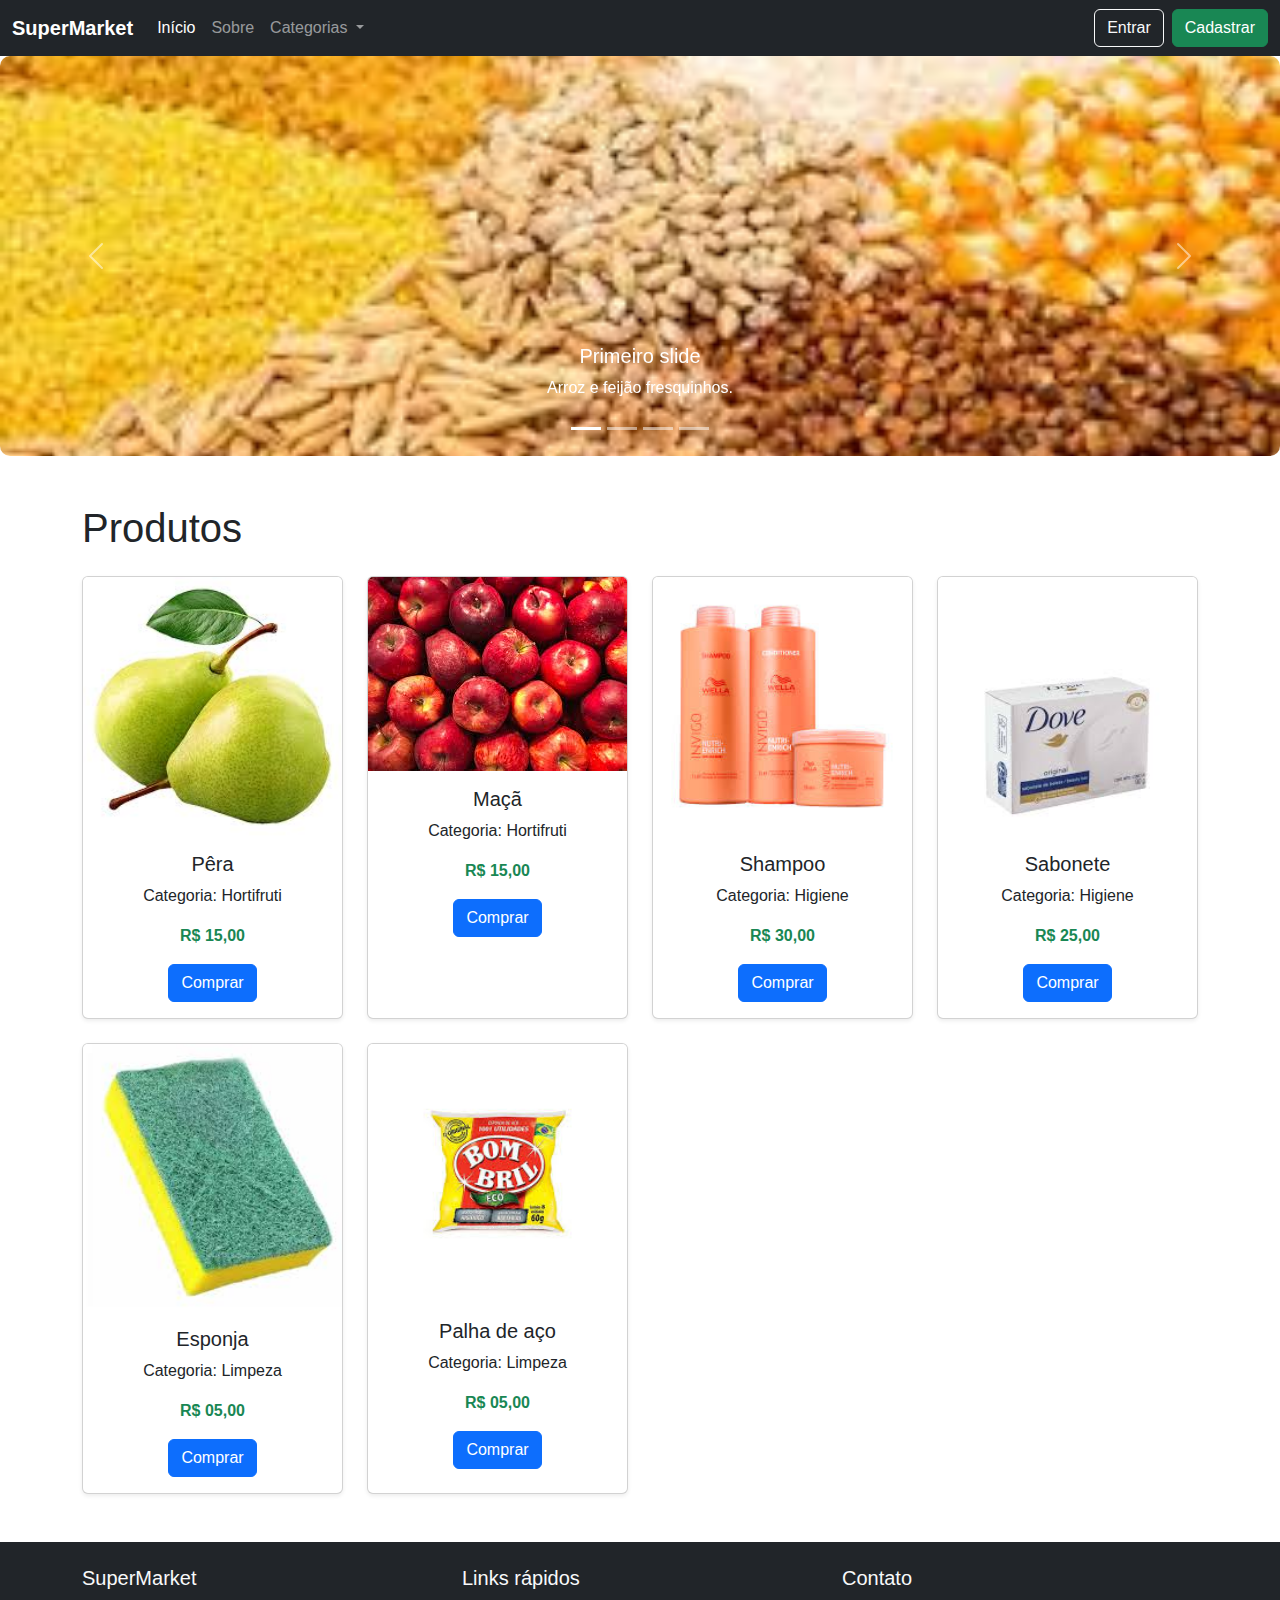
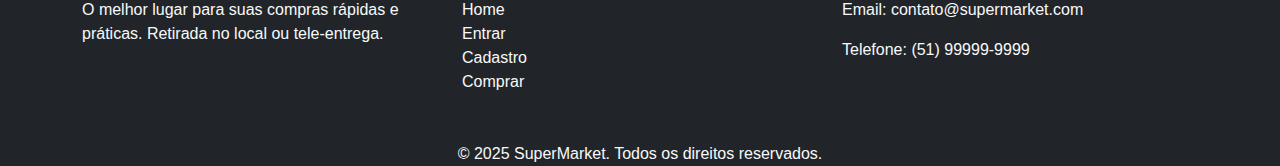
<file: index.html>
<!DOCTYPE html>
<html lang="en">
<head>
  <meta charset="UTF-8">
  <meta name="viewport" content="width=device-width, initial-scale=1.0">
  <title>SuperMarket</title>
  <link rel="stylesheet" href="style.css">
  <link href="https://cdn.jsdelivr.net/npm/bootstrap@5.3.0-alpha2/dist/css/bootstrap.min.css" rel="stylesheet">
</head>
<body>
<nav class="navbar navbar-expand-lg navbar-dark bg-dark">
  <div class="container-fluid">
    <a class="navbar-brand fw-bold" href="#">SuperMarket</a>
    
    <button class="navbar-toggler" type="button" data-bs-toggle="collapse" data-bs-target="#navbarNavDropdown" aria-controls="navbarNavDropdown" aria-expanded="false" aria-label="Toggle navigation">
      <span class="navbar-toggler-icon"></span>
    </button>

    <div class="collapse navbar-collapse" id="navbarNavDropdown">
      <ul class="navbar-nav me-auto mb-2 mb-lg-0">
        <li class="nav-item">
          <a class="nav-link active" aria-current="page" href="#">Início</a>
        </li>
        <li class="nav-item">
          <a class="nav-link" href="#">Sobre</a>
        </li>
        <li class="nav-item dropdown">
          <a class="nav-link dropdown-toggle" href="#" role="button" data-bs-toggle="dropdown" aria-expanded="false">
            Categorias
          </a>
          <ul class="dropdown-menu">
            <li><a class="dropdown-item" href="#">Alimentos</a></li>
            <li><a class="dropdown-item" href="#">Higiene</a></li>
            <li><a class="dropdown-item" href="#">Limpeza</a></li>
          </ul>
        </li>
      </ul>
      <div class="d-flex">
        <button class="btn btn-outline-light me-2" onclick="abrirLogin()">Entrar</button>
        <button class="btn btn-success" onclick="abrirCadastro()">Cadastrar</button>
      </div>
    </div>
  </div>
</nav>

<!-- Carrossel -->
<div id="carouselExampleCaptions" class="carousel slide">
  <div class="carousel-indicators">
    <button type="button" data-bs-target="#carouselExampleCaptions" data-bs-slide-to="0" class="active"></button>
    <button type="button" data-bs-target="#carouselExampleCaptions" data-bs-slide-to="1"></button>
    <button type="button" data-bs-target="#carouselExampleCaptions" data-bs-slide-to="2"></button>
    <button type="button" data-bs-target="#carouselExampleCaptions" data-bs-slide-to="3"></button>
  </div>
  <div class="carousel-inner">
    <div class="carousel-item active">
      <img src="./images/arroz-feijao.jfif" class="d-block w-100" alt="Arroz e Feijão">
      <div class="carousel-caption d-none d-md-block">
        <h5>Primeiro slide</h5>
        <p>Arroz e feijão fresquinhos.</p>
      </div>
    </div>
    <div class="carousel-item">
      <img src="./images/frutas.jfif" class="d-block w-100" alt="Frutas">
      <div class="carousel-caption d-none d-md-block">
        <h5>Segundo slide</h5>
        <p>Frutas selecionadas.</p>
      </div>
    </div>
    <div class="carousel-item">
      <img src="./images/limpeza.jfif" class="d-block w-100" alt="Limpeza">
      <div class="carousel-caption d-none d-md-block">
        <h5>Terceiro slide</h5>
        <p>Produtos de limpeza.</p>
      </div>
    </div>
    <div class="carousel-item">
      <img src="./images/higiene.png" class="d-block w-100" alt="Higiene">
      <div class="carousel-caption d-none d-md-block">
        <h5>Quarto slide</h5>
        <p>Produtos de higiene pessoal.</p>
      </div>
    </div>
  </div>
  <button class="carousel-control-prev" type="button" data-bs-target="#carouselExampleCaptions" data-bs-slide="prev">
    <span class="carousel-control-prev-icon"></span>
    <span class="visually-hidden">Anterior</span>
  </button>
  <button class="carousel-control-next" type="button" data-bs-target="#carouselExampleCaptions" data-bs-slide="next">
    <span class="carousel-control-next-icon"></span>
    <span class="visually-hidden">Próximo</span>
  </button>
</div>

<!-- Produtos -->
<div class="container my-5">
  <h1 class="mb-4">Produtos</h1>
  <div class="row g-4">
    <!-- Produto 1 -->
    <div class="col-12 col-sm-6 col-md-4 col-lg-3">
      <div class="card h-100 shadow-sm">
        <img src="images/PERA.jfif" class="card-img-top" alt="Pêra">
        <div class="card-body text-center">
          <h5 class="card-title">Pêra</h5>
          <p class="card-text">Categoria: Hortifruti</p>
          <p class="text-success fw-bold">R$ 15,00</p>
          <a href="compra.html" class="btn btn-primary">Comprar</a>
        </div>
      </div>
    </div>
    <!-- Produto 2 -->
    <div class="col-12 col-sm-6 col-md-4 col-lg-3">
      <div class="card h-100 shadow-sm">
        <img src="images/MACA.jfif" class="card-img-top" alt="Maçã">
        <div class="card-body text-center">
          <h5 class="card-title">Maçã</h5>
          <p class="card-text">Categoria: Hortifruti</p>
          <p class="text-success fw-bold">R$ 15,00</p>
          <a href="compra.html" class="btn btn-primary">Comprar</a>
        </div>
      </div>
    </div>
    <!-- Produto 3 -->
    <div class="col-12 col-sm-6 col-md-4 col-lg-3">
      <div class="card h-100 shadow-sm">
        <img src="images/SHAMPOO.jfif" class="card-img-top" alt="Shampoo">
        <div class="card-body text-center">
          <h5 class="card-title">Shampoo</h5>
          <p class="card-text">Categoria: Higiene</p>
          <p class="text-success fw-bold">R$ 30,00</p>
          <a href="compra.html" class="btn btn-primary">Comprar</a>
        </div>
      </div>
    </div>
    <!-- Produto 4 -->
    <div class="col-12 col-sm-6 col-md-4 col-lg-3">
      <div class="card h-100 shadow-sm">
        <img src="images/SABONETE.jfif" class="card-img-top" alt="Sabonete">
        <div class="card-body text-center">
          <h5 class="card-title">Sabonete</h5>
          <p class="card-text">Categoria: Higiene</p>
          <p class="text-success fw-bold">R$ 25,00</p>
          <a href="compra.html" class="btn btn-primary">Comprar</a>
        </div>
      </div>
    </div>
    <!-- Produto 5 -->
    <div class="col-12 col-sm-6 col-md-4 col-lg-3">
      <div class="card h-100 shadow-sm">
        <img src="images/ESPONJA.jfif" class="card-img-top" alt="Esponja">
        <div class="card-body text-center">
          <h5 class="card-title">Esponja</h5>
          <p class="card-text">Categoria: Limpeza</p>
          <p class="text-success fw-bold">R$ 05,00</p>
          <a href="compra.html" class="btn btn-primary">Comprar</a>
        </div>
      </div>
    </div>
    <!-- Produto 6 -->
    <div class="col-12 col-sm-6 col-md-4 col-lg-3">
      <div class="card h-100 shadow-sm">
        <img src="images/PALHA-ACO.jfif" class="card-img-top" alt="Palha de aço">
        <div class="card-body text-center">
          <h5 class="card-title">Palha de aço</h5>
          <p class="card-text">Categoria: Limpeza</p>
          <p class="text-success fw-bold">R$ 05,00</p>
          <a href="compra.html" class="btn btn-primary">Comprar</a>
        </div>
      </div>
    </div>
  </div>
</div>

<!-- Footer -->
<footer class="bg-dark text-light pt-4 mt-5">
  <div class="container">
    <div class="row">

      <!-- Sobre -->
      <div class="col-md-4 mb-3">
        <h5>SuperMarket</h5>
        <p>O melhor lugar para suas compras rápidas e práticas. Retirada no local ou tele-entrega.</p>
      </div>

      <!-- Links rápidos -->
      <div class="col-md-4 mb-3">
        <h5>Links rápidos</h5>
        <ul class="list-unstyled">
          <li><a href="index.html" class="text-light text-decoration-none">Home</a></li>
          <li><a href="entrar.html" class="text-light text-decoration-none">Entrar</a></li>
          <li><a href="cadastro.html" class="text-light text-decoration-none">Cadastro</a></li>
          <li><a href="compra.html" class="text-light text-decoration-none">Comprar</a></li>
        </ul>
      </div>

      <!-- Contato -->
      <div class="col-md-4 mb-3">
        <h5>Contato</h5>
        <p>Email: contato@supermarket.com</p>
        <p>Telefone: (51) 99999-9999</p>
        <div>
          <a href="#" class="text-light me-3"><i class="bi bi-facebook"></i></a>
          <a href="#" class="text-light me-3"><i class="bi bi-instagram"></i></a>
          <a href="#" class="text-light"><i class="bi bi-whatsapp"></i></a>
        </div>
      </div>

    </div>

    <div class="text-center mt-3">
      <p class="mb-0">&copy; 2025 SuperMarket. Todos os direitos reservados.</p>
    </div>
  </div>
</footer>

<script src="https://cdn.jsdelivr.net/npm/bootstrap@5.3.8/dist/js/bootstrap.bundle.min.js"></script>
<script src="app.js"></script>
</body>
</html>
</file>
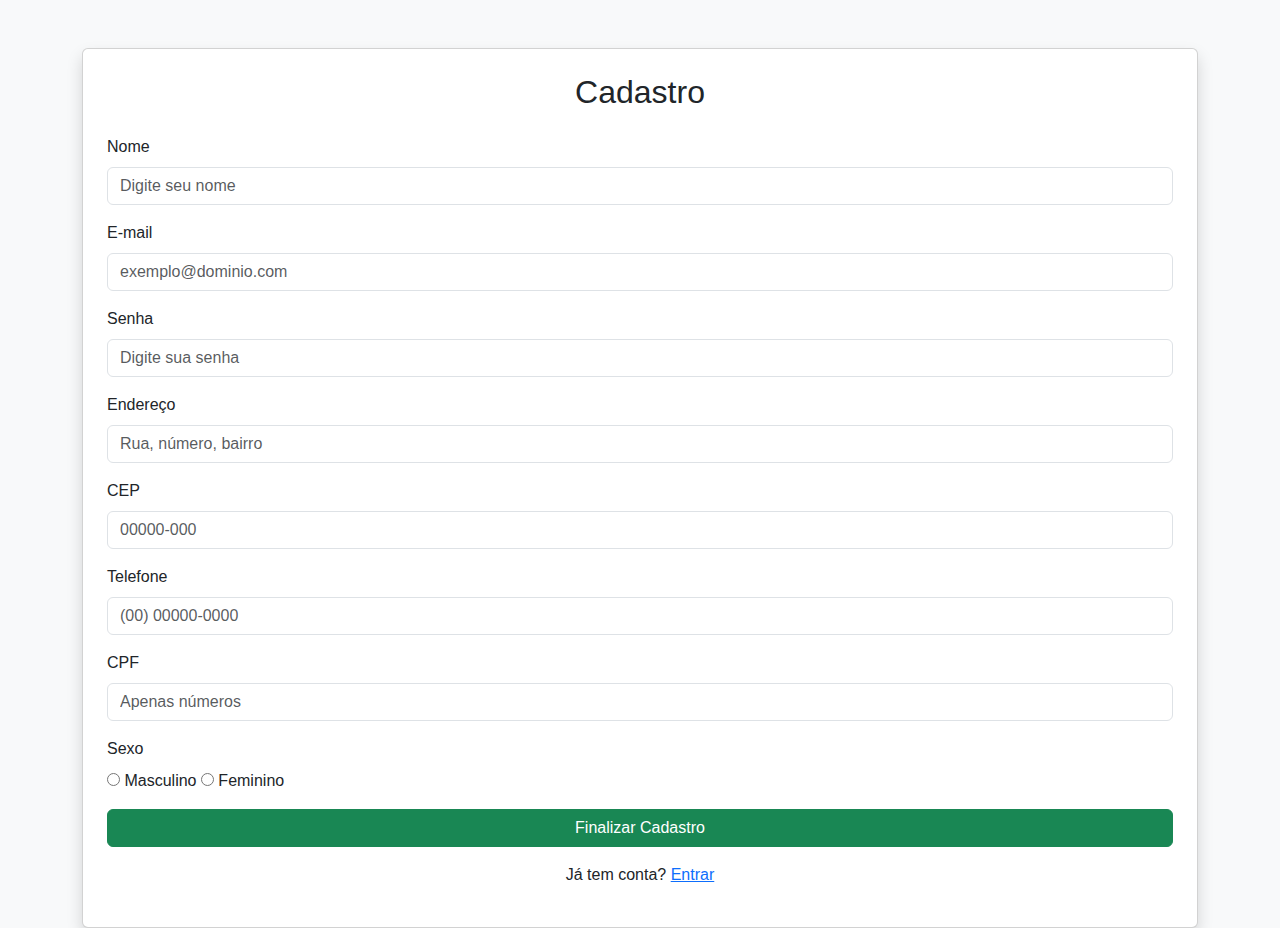
<file: cadastro.html>
<!DOCTYPE html>
<html lang="pt-br">
<head>
  <meta charset="UTF-8">
  <meta name="viewport" content="width=device-width, initial-scale=1.0">
  <title>Cadastro</title>
  <link href="https://cdn.jsdelivr.net/npm/bootstrap@5.3.0/dist/css/bootstrap.min.css" rel="stylesheet">
  <link rel="stylesheet" href="style.css">
</head>
<body class="bg-light">

<div class="container mt-5">
  <div class="card p-4 shadow">
    <h2 class="mb-4 text-center">Cadastro</h2>

    <form id="formCadastro">
      <!-- Nome -->
      <div class="mb-3">
        <label for="nome" class="form-label">Nome</label>
        <input type="text" class="form-control" id="nome" placeholder="Digite seu nome" required>
      </div>

      <!-- E-mail -->
      <div class="mb-3">
        <label for="email" class="form-label">E-mail</label>
        <input type="email" class="form-control" id="email" placeholder="exemplo@dominio.com" required>
      </div>

      <!-- Senha -->
      <div class="mb-3">
        <label for="senha" class="form-label">Senha</label>
        <input type="password" class="form-control" id="senha" placeholder="Digite sua senha" required>
      </div>

      <!-- Endereço -->
      <div class="mb-3">
        <label for="endereco" class="form-label">Endereço</label>
        <input type="text" class="form-control" id="endereco" placeholder="Rua, número, bairro" required>
      </div>

      <!-- CEP -->
      <div class="mb-3">
        <label for="cep" class="form-label">CEP</label>
        <input type="text" class="form-control" id="cep" placeholder="00000-000" required pattern="\d{5}-?\d{3}">
      </div>

      <!-- Telefone -->
      <div class="mb-3">
        <label for="telefone" class="form-label">Telefone</label>
        <input type="tel" class="form-control" id="telefone" placeholder="(00) 00000-0000" required pattern="\(\d{2}\) \d{5}-\d{4}">
      </div>

      <!-- CPF -->
      <div class="mb-3">
        <label for="cpf" class="form-label">CPF</label>
        <input type="number" class="form-control" id="cpf" placeholder="Apenas números" required min="10000000000" max="99999999999">
      </div>

      <!-- Sexo -->
      <div class="mb-3">
        <label class="form-label">Sexo</label><br>
        <input type="radio" name="sexo" value="Masculino" required> Masculino
        <input type="radio" name="sexo" value="Feminino"> Feminino
      </div>

      <button type="submit" class="btn btn-success w-100">Finalizar Cadastro</button>
    </form>

    <p class="mt-3 text-center">
      Já tem conta? <a href="entrar.html">Entrar</a>
    </p>
  </div>
</div>

<script src="app.js"></script>
</body>
</html>
</file>
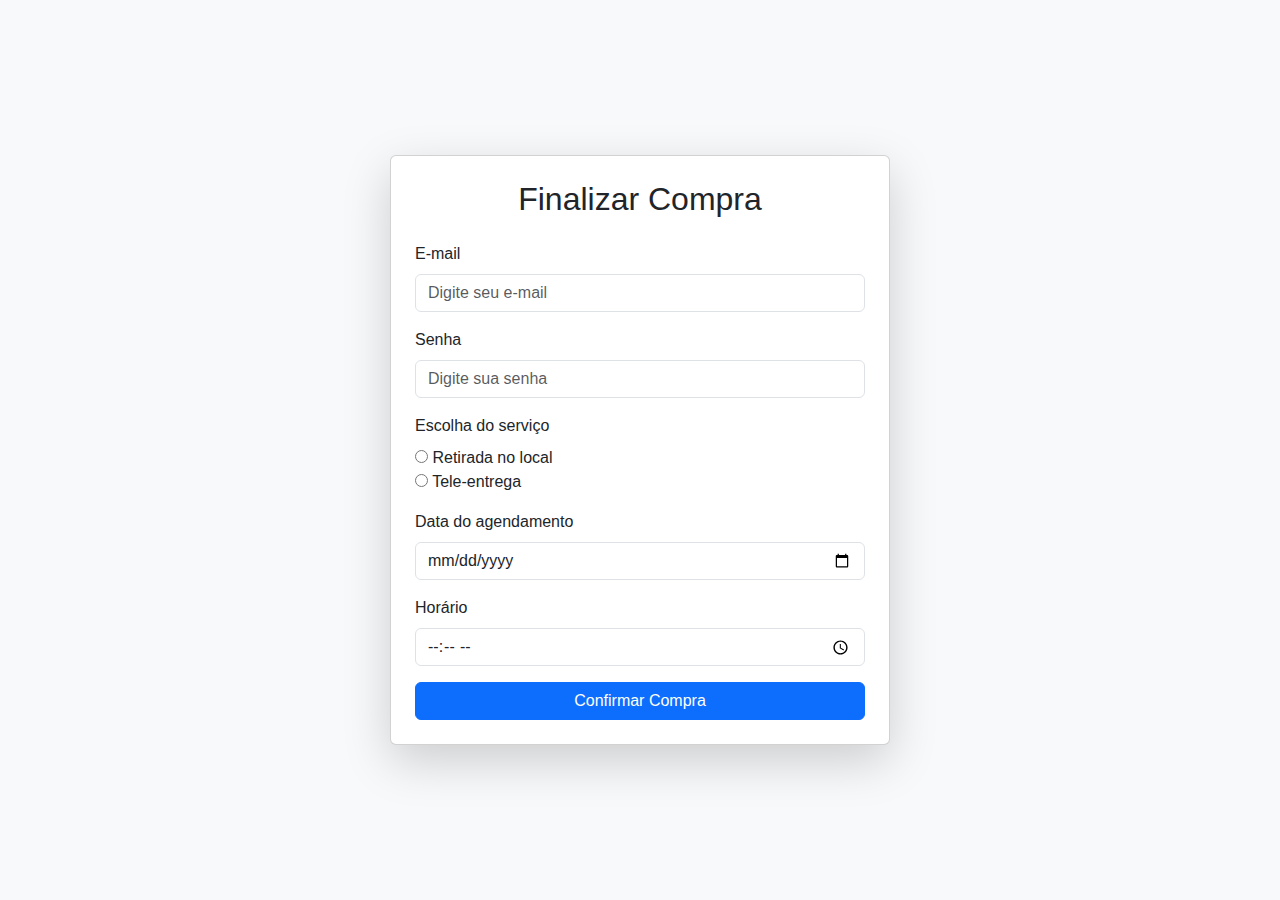
<file: compra.html>
<!DOCTYPE html>
<html lang="pt-br">
<head>
  <meta charset="UTF-8">
  <meta name="viewport" content="width=device-width, initial-scale=1.0">
  <title>Compra</title>
  <link href="https://cdn.jsdelivr.net/npm/bootstrap@5.3.0/dist/css/bootstrap.min.css" rel="stylesheet">
  <link rel="stylesheet" href="style.css">
</head>
<body class="bg-light d-flex align-items-center justify-content-center vh-100">

  <div class="card shadow-lg p-4" style="width: 100%; max-width: 500px;">
    <h2 class="text-center mb-4">Finalizar Compra</h2>

    <form id="formCompra">
      <!-- E-mail -->
      <div class="mb-3">
        <label for="emailCompra" class="form-label">E-mail</label>
        <input type="email" id="emailCompra" class="form-control" placeholder="Digite seu e-mail" required>
      </div>

      <!-- Senha -->
      <div class="mb-3">
        <label for="senhaCompra" class="form-label">Senha</label>
        <input type="password" id="senhaCompra" class="form-control" placeholder="Digite sua senha" required>
      </div>

      <!-- Tipo de serviço -->
      <div class="mb-3">
        <label class="form-label">Escolha do serviço</label><br>
        <input type="radio" name="servico" value="Retirada no Local" required> Retirada no local<br>
        <input type="radio" name="servico" value="Tele-entrega"> Tele-entrega
      </div>

      <!-- Data -->
      <div class="mb-3">
        <label for="data" class="form-label">Data do agendamento</label>
        <input type="date" id="data" class="form-control" required>
      </div>

      <!-- Hora -->
      <div class="mb-3">
        <label for="hora" class="form-label">Horário</label>
        <input type="time" id="hora" class="form-control" required>
      </div>

      <button type="submit" class="btn btn-primary w-100">Confirmar Compra</button>
    </form>
  </div>

  <script src="app.js"></script>
</body>
</html>
</file>
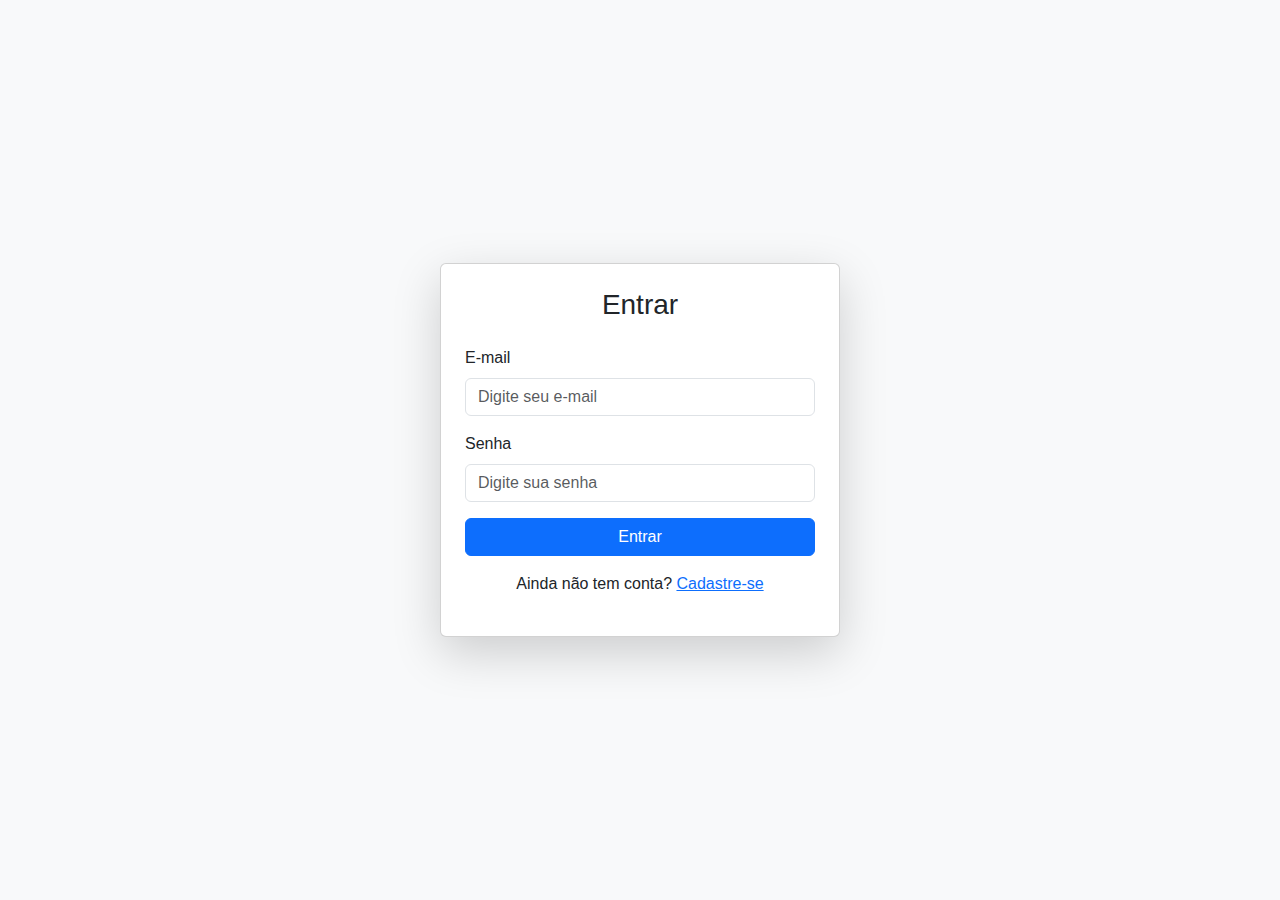
<file: entrar.html>
<!DOCTYPE html>
<html lang="pt-br">
<head>
  <meta charset="UTF-8">
  <meta name="viewport" content="width=device-width, initial-scale=1.0">
  <title>Login</title>
  <link rel="stylesheet" href="style.css">
  <link href="https://cdn.jsdelivr.net/npm/bootstrap@5.3.0-alpha2/dist/css/bootstrap.min.css" rel="stylesheet">
</head>
<body class="bg-light d-flex align-items-center justify-content-center vh-100">

<div class="card shadow-lg p-4" style="width: 100%; max-width: 400px;">
  <h3 class="text-center mb-4">Entrar</h3>
  <form id="formLogin">
    <div class="mb-3">
      <label for="emailLogin" class="form-label">E-mail</label>
      <input type="email" id="emailLogin" class="form-control" placeholder="Digite seu e-mail" required>
    </div>

    <div class="mb-3">
      <label for="senhaLogin" class="form-label">Senha</label>
      <input type="password" id="senhaLogin" class="form-control" placeholder="Digite sua senha" required>
    </div>

    <button type="submit" class="btn btn-primary w-100">Entrar</button>
  </form>

  <p class="text-center mt-3">
    Ainda não tem conta? <a href="cadastro.html">Cadastre-se</a>
  </p>
</div>

<script src="app.js"></script>
</body>
</html>
</file>
<file: style.css>
* {
  box-sizing: border-box;
  margin: 0;
  padding: 0;
  font-family: 'Kumbh Sans', sans-serif;
}

body {
  scroll-behavior: smooth;
}

.carousel-item img {
    width: 100%;
    height: 400px;
    object-fit: cover;
    border-radius: 10px;
}
</file>
